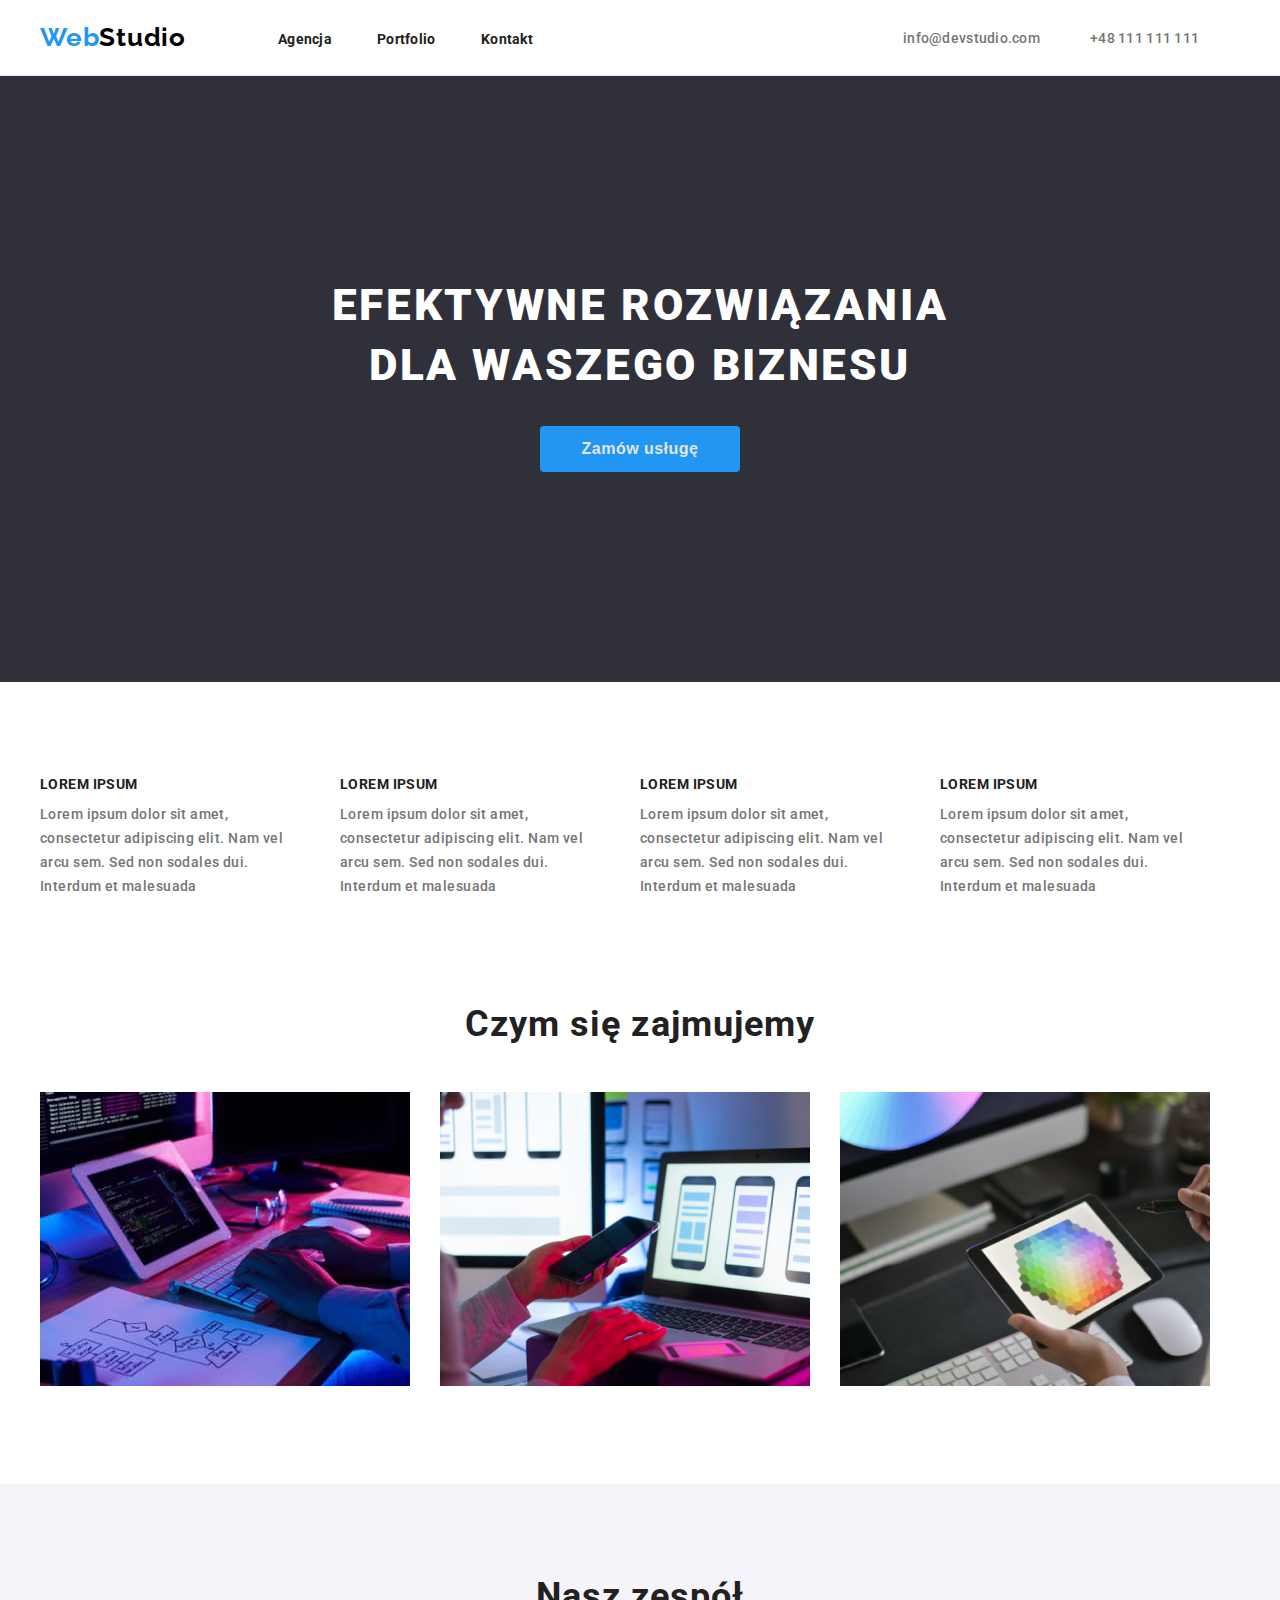
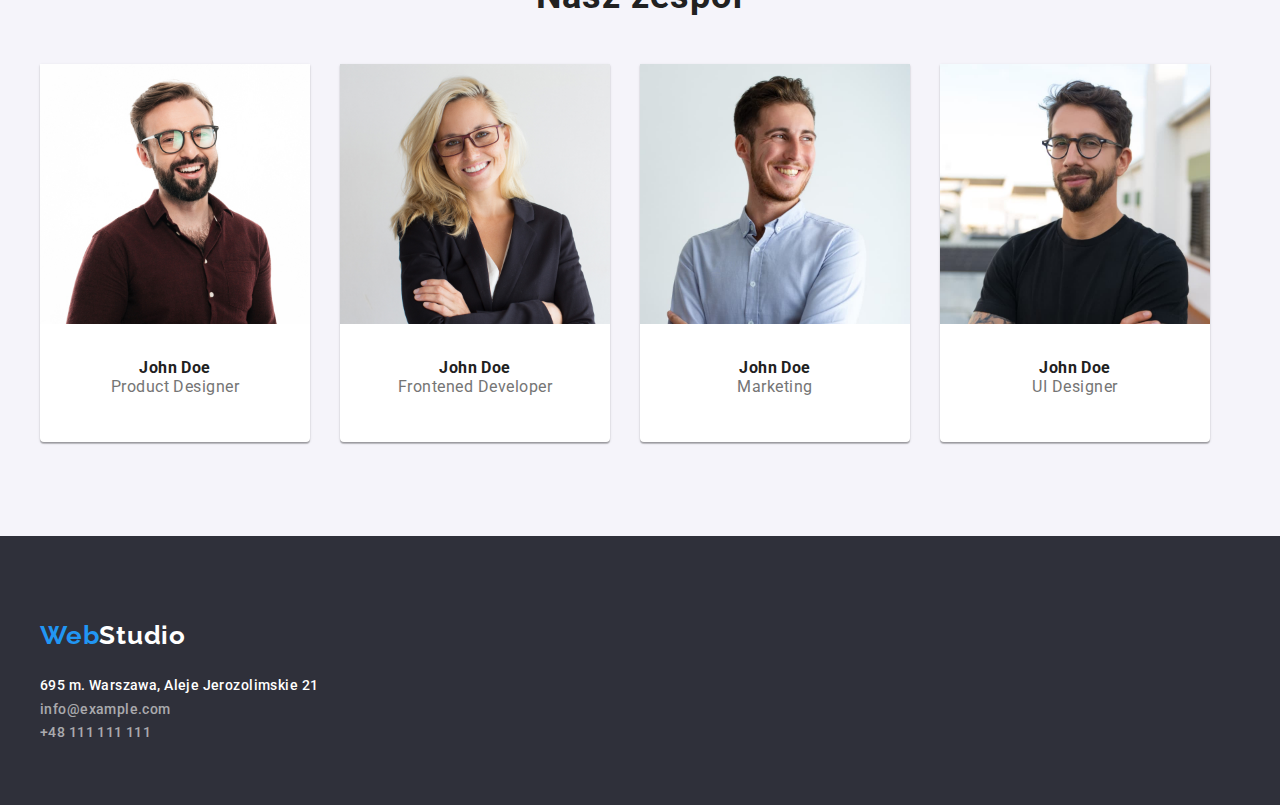
<file: index.html>
<!DOCTYPE html>
<html lang="pl">
  <head>
    <meta charset="UTF-8" />
    <meta http-equiv="X-UA-Compatible" content="IE=edge" />
    <meta name="viewport" content="width=device-width, initial-scale=1.0" />
    <link rel="stylesheet" href="css/styles.css" />
    <title>Document</title>
    <link rel="preconnect" href="https://fonts.googleapis.com" />
    <link rel="preconnect" href="https://fonts.gstatic.com" crossorigin />
    <link
      href="https://fonts.googleapis.com/css2?family=Raleway:wght@700&family=Roboto:wght@400;500;700;900&display=swap"
      rel="stylesheet"
    />
  </head>
  <body>
    <header class="heading">
      <div class="container">
        <nav class="menu">
          <ul class="menu-list">
            <li>
              <a
                class="link"
                href="https://mateuszglock.github.io/goit-markup-hw-03/"
                ><h3 class="logo">
                  Web<span class="logo-second link">Studio</span>
                </h3></a
              >
            </li>
            <li>
              <a class="link" href="/agencja"
                ><h4 class="agency link">Agencja</h4></a
              >
            </li>
            <li>
              <a class="link" href="/goit-markup-hw-03/portfolio.html"
                ><h4 class="portfolio link">Portfolio</h4></a
              >
            </li>
            <li>
              <a class="link" href="/kontakt"
                ><h4 class="contact link">Kontakt</h4></a
              >
            </li>
          </ul>
        </nav>
        <ul class="contact-list">
          <li>
            <a class="header-mail link" href="mail:info@devstudio.com"
              >info@devstudio.com</a
            >
          </li>
          <li>
            <a class="header-phone link" href="tel:+48-111-111-111"
              >+48 111 111 111</a
            >
          </li>
        </ul>
      </div>
    </header>
    <main class="central">
      <div class="primary-part section">
        <div class="container-vertical">
          <h1 class="primary-text">
            EFEKTYWNE ROZWIĄZANIA <br />
            DLA WASZEGO BIZNESU
          </h1>
          <div class="button-box">
            <button class="button" type="button">Zamów usługę</button>
          </div>
        </div>
      </div>
      <div class="advantages section">
        <div class="container">
          <ul class="adv-list">
            <li>
              <div class="advantage">
                <h5 class="advantages-tittle">LOREM IPSUM</h5>

                <p class="advantages-text">
                  Lorem ipsum dolor sit amet, consectetur adipiscing elit. Nam
                  vel arcu sem. Sed non sodales dui. Interdum et malesuada
                </p>
              </div>
            </li>
            <li>
              <div class="advantage">
                <h5 class="advantages-tittle">LOREM IPSUM</h5>

                <p class="advantages-text">
                  Lorem ipsum dolor sit amet, consectetur adipiscing elit. Nam
                  vel arcu sem. Sed non sodales dui. Interdum et malesuada
                </p>
              </div>
            </li>
            <li>
              <div class="advantage">
                <h5 class="advantages-tittle">LOREM IPSUM</h5>

                <p class="advantages-text">
                  Lorem ipsum dolor sit amet, consectetur adipiscing elit. Nam
                  vel arcu sem. Sed non sodales dui. Interdum et malesuada
                </p>
              </div>
            </li>
            <li class="advantage">
              <div class="advantage-tittle-box">
                <h5 class="advantages-tittle">LOREM IPSUM</h5>
              </div>
              <div class="advantage-text">
                <p class="advantages-text">
                  Lorem ipsum dolor sit amet, consectetur adipiscing elit. Nam
                  vel arcu sem. Sed non sodales dui. Interdum et malesuada
                </p>
              </div>
            </li>
          </ul>
        </div>
      </div>
      <div class="occupation">
        <h2 class="occupation-text">Czym się zajmujemy</h2>
        <div class="container-box">
          <div class="container">
            <ul class="occupation-list">
              <li>
                <img
                  class="occupation-photo-1"
                  src="images/Keyboard.jpg"
                  alt="Osoba pisząca na klawiaturze przy tablecie. 
                Obok znajduje się układ blokowy na kartce papieru"
                  width="370"
                  height="294"
                />
              </li>
              <li>
                <img
                  class="occupation-photo-2"
                  src="images/ContentLayout.jpg"
                  alt="Osoba przy komputerze z telefonem wybierająca różne układy treści"
                  width="370"
                  height="294"
                />
              </li>
              <li>
                <img
                  class="occupation-photo-3"
                  src="images/ColorPalette.jpg"
                  alt="Tablet z paletą kolorów"
                  width="370"
                  height="294"
                />
              </li>
            </ul>
          </div>
        </div>
      </div>

      <div class="team-section section">
        <h2 class="team-text">Nasz zespół</h2>
        <div class="container-box">
          <div class="container">
            <ul class="team-list">
              <li>
                <div class="team-member">
                  <img
                    src="images/Person1.jpg"
                    alt="osoba 1"
                    width="270"
                    height="260"
                  />
                  <div class="team-member-data">
                    <p>
                      <b class="team-member-name">John Doe</b><br />
                      <span class="team-member-job"> Product Designer</span>
                    </p>
                  </div>
                </div>
              </li>
              <li>
                <div class="team-member">
                  <img
                    src="images/Person2.jpg"
                    alt="osoba 2"
                    width="270"
                    height="260"
                  />
                  <div class="team-member-data">
                    <p>
                      <b class="team-member-name">John Doe</b><br />
                      <span class="team-member-job"> Frontened Developer</span>
                    </p>
                  </div>
                </div>
              </li>

              <li>
                <div class="team-member">
                  <img
                    src="images/Person3.jpg"
                    alt="osoba 3"
                    width="270"
                    height="260"
                  />
                  <div class="team-member-data">
                    <p>
                      <b class="team-member-name">John Doe</b><br />
                      <span class="team-member-job"> Marketing</span>
                    </p>
                  </div>
                </div>
              </li>
              <li>
                <div class="team-member">
                  <img
                    src="images/Person4.jpg"
                    alt="osoba 4"
                    width="270"
                    height="260"
                  />
                  <div class="team-member-data">
                    <p>
                      <b class="team-member-name">John Doe</b><br />
                      <span class="team-member-job"> UI Designer</span>
                    </p>
                  </div>
                </div>
              </li>
            </ul>
          </div>
        </div>
      </div>
    </main>
    <footer class="ender">
      <div class="ender-cointainer">
        <a class="link" href="https://web-studio.pl/"
          ><h3 class="footer-logo">
            Web<span class="footer-logo-second link">Studio </span>
          </h3></a
        >
        <address>
          <span class="location">695 m. Warszawa, Aleje Jerozolimskie 21</span
          ><br />
          <span>
            <a class="footer-mail link" href="mail:info@example.com"
              >info@example.com</a
            ><br />
            <a class="footer-phone link" href="tel:+48-111-111-111"
              >+48 111 111 111</a
            >
          </span>
        </address>
      </div>
    </footer>
  </body>
</html>
</file>
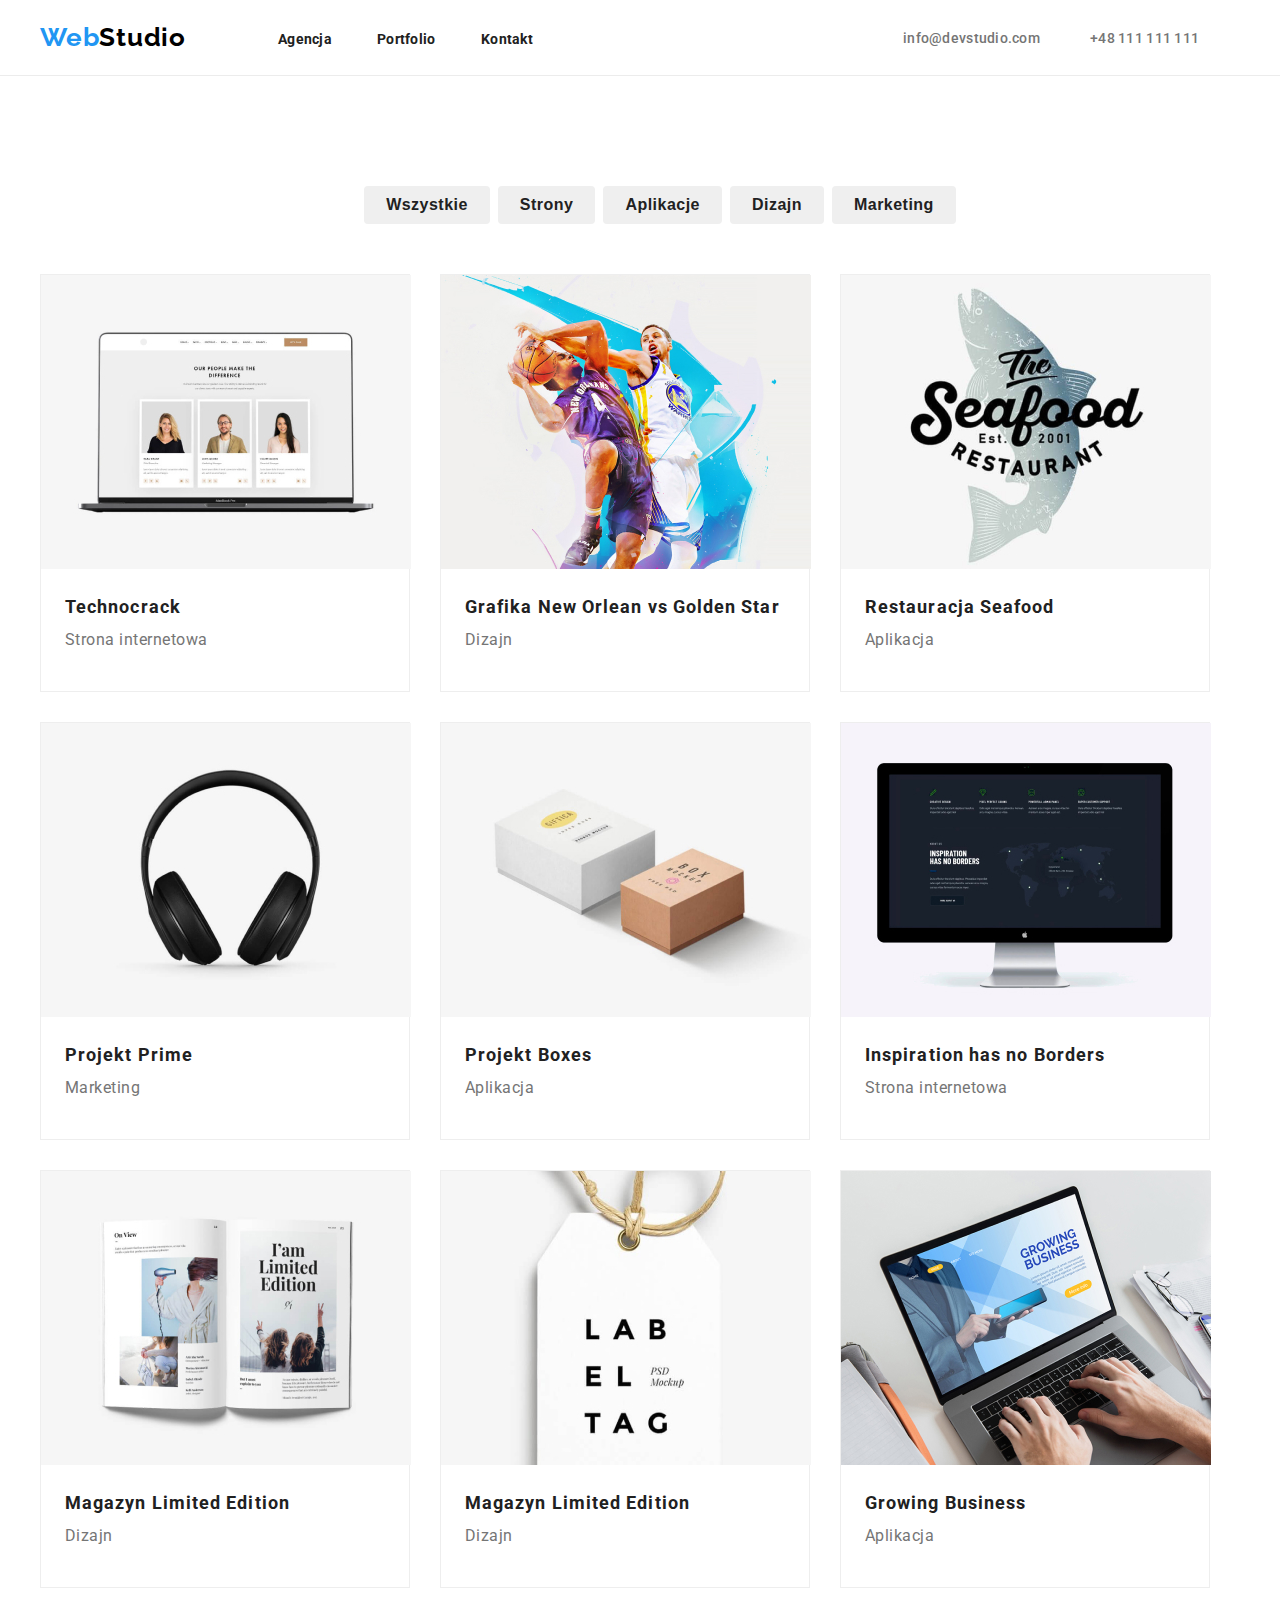
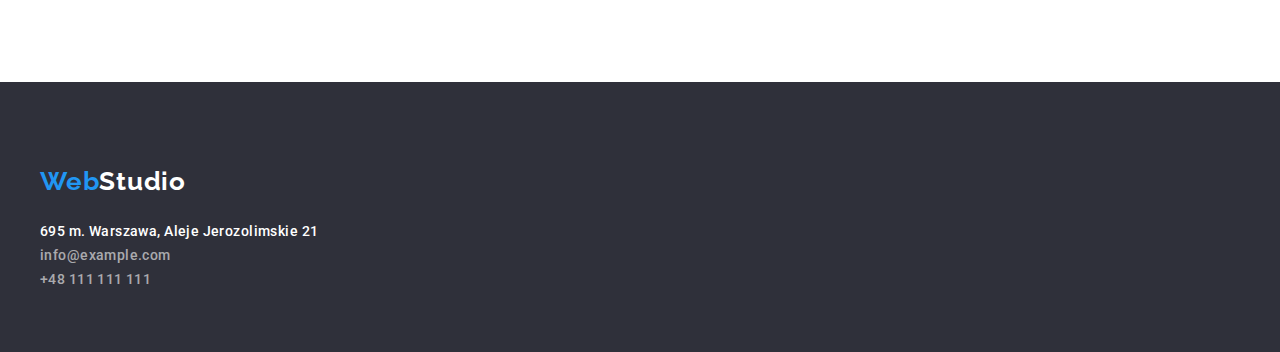
<file: portfolio.html>
<!DOCTYPE html>
<html lang="pl">
  <head>
    <meta charset="UTF-8" />
    <meta http-equiv="X-UA-Compatible" content="IE=edge" />
    <meta name="viewport" content="width=device-width, initial-scale=1.0" />
    <title>Document</title>
    <link rel="stylesheet" href="css/styles.css" />
    <link rel="preconnect" href="https://fonts.googleapis.com" />
    <link rel="preconnect" href="https://fonts.gstatic.com" crossorigin />
    <link
      href="https://fonts.googleapis.com/css2?family=Raleway:wght@700&family=Roboto:wght@400;500;700;900&display=swap"
      rel="stylesheet"
    />
  </head>
  <body>
    <header class="heading">
      <div class="container">
        <nav class="menu">
          <ul class="menu-list">
            <li>
              <a
                class="link"
                href="https://mateuszglock.github.io/goit-markup-hw-03/"
                ><h3 class="logo">
                  Web<span class="logo-second link">Studio</span>
                </h3></a
              >
            </li>
            <li>
              <a class="link" href="/agencja"
                ><h4 class="agency link">Agencja</h4></a
              >
            </li>
            <li>
              <a class="link" href="/goit-markup-hw-03/portfolio.html"
                ><h4 class="portfolio link">Portfolio</h4></a
              >
            </li>
            <li>
              <a class="link" href="/kontakt"
                ><h4 class="contact link">Kontakt</h4></a
              >
            </li>
          </ul>
        </nav>
        <ul class="contact-list">
          <li>
            <a class="header-mail link" href="mail:info@devstudio.com"
              >info@devstudio.com</a
            >
          </li>
          <li>
            <a class="header-phone link" href="tel:+48-111-111-111"
              >+48 111 111 111</a
            >
          </li>
        </ul>
      </div>
    </header>
    <main class="section">
      <div>
        <ul class="buttons-list">
          <li>
            <button class="portfolio-button" type="button">Wszystkie</button>
          </li>
          <li>
            <button class="portfolio-button" type="button">Strony</button>
          </li>
          <li>
            <button class="portfolio-button" type="button">Aplikacje</button>
          </li>
          <li>
            <button class="portfolio-button" type="button">Dizajn</button>
          </li>
          <li>
            <button class="portfolio-button" type="button">Marketing</button>
          </li>
        </ul>
      </div>
      <div class="container-box">
        <div class="container">
          <ul class="portfolio-pic-list">
            <li>
              <div class="portfolio-photo-box">
                <img
                  src="images/website.jpg"
                  alt="Laptop ze stroną internetową, na której znajdują się zdjęcia trzech osób"
                  width="370"
                  height="294"
                />
                <p>
                  <b class="photo-tittle-text">Technocrack</b><br />
                  <span class="photo-text">Strona internetowa </span>
                </p>
              </div>
            </li>
            <li>
              <div class="portfolio-photo-box">
                <img
                  src="images/Basketball.jpg"
                  alt="Plakat, na którym dwaj gracze grają w koszykówkę"
                  width="370"
                  height="294"
                />
                <p>
                  <b class="photo-tittle-text"
                    >Grafika New Orlean vs Golden Star</b
                  ><br />
                  <span class="photo-text">Dizajn </span>
                </p>
              </div>
            </li>

            <li>
              <div class="portfolio-photo-box">
                <img
                  src="images/RestaurantPoster.jpg"
                  alt="Plakat na którym znajduje się napis The Seafood Restaurant. Est. 2001 na tle konturu szarej ryby"
                  width="370"
                  height="294"
                />
                <p>
                  <b class="photo-tittle-text">Restauracja Seafood</b><br />
                  <span class="photo-text">Aplikacja </span>
                </p>
              </div>
            </li>
            <li>
              <div class="portfolio-photo-box">
                <img
                  src="images/Headphones.jpg"
                  alt="czarne słuchawki na białym tle"
                  width="370"
                  height="294"
                />
                <p>
                  <b class="photo-tittle-text">Projekt Prime</b><br />
                  <span class="photo-text">Marketing</span>
                </p>
              </div>
            </li>
            <li>
              <div class="portfolio-photo-box">
                <img
                  src="images/Boxes.jpg"
                  alt="Białe i brązowe pudełko"
                  width="370"
                  height="294"
                />
                <p>
                  <b class="photo-tittle-text">Projekt Boxes</b><br />
                  <span class="photo-text">Aplikacja</span>
                </p>
              </div>
            </li>
            <li>
              <div class="portfolio-photo-box">
                <img
                  src="images/ComputerWorld.jpg"
                  alt="Komputer ze stroną internetową, na której znajduje się ikona mapy świata"
                  width="370"
                  height="294"
                />
                <p>
                  <b class="photo-tittle-text">Inspiration has no Borders</b
                  ><br />
                  <span class="photo-text">Strona internetowa</span>
                </p>
              </div>
            </li>
            <li>
              <div class="portfolio-photo-box">
                <img
                  src="images/Book.jpg"
                  alt="Otwarta książka. Na jednej stronie znajdują się zdjęcia. Pierwsze przedstawia osobę suszącą włosy, a drugie kogoś kucającego nad brzegiem morza.. Na drugiej napis I am limited edition i dwie osoby stojące tyłem, na tle miasta."
                  width="370"
                  height="294"
                />
                <p>
                  <b class="photo-tittle-text">Magazyn Limited Edition</b><br />
                  <span class="photo-text">Dizajn</span>
                </p>
              </div>
            </li>
            <li>
              <div class="portfolio-photo-box">
                <img
                  src="images/Label.jpg"
                  alt="Biała etykieta z napisaem LABEL TAG."
                  width="370"
                  height="294"
                />
                <p>
                  <b class="photo-tittle-text">Magazyn Limited Edition</b><br />
                  <span class="photo-text">Dizajn</span>
                </p>
              </div>
            </li>
            <li>
              <div class="portfolio-photo-box">
                <img
                  src="images/GrowingBusiness.jpg"
                  alt="Laptop ze stroną internetową z podpisem growing business."
                  width="370"
                  height="294"
                />
                <p>
                  <b class="photo-tittle-text">Growing Business</b><br />
                  <span class="photo-text">Aplikacja</span>
                </p>
              </div>
            </li>
          </ul>
        </div>
      </div>
    </main>
    <footer class="ender">
      <div class="ender-cointainer">
        <a class="link" href="https://web-studio.pl/"
          ><h3 class="footer-logo">
            Web<span class="footer-logo-second link">Studio </span>
          </h3></a
        >
        <address>
          <span class="location">695 m. Warszawa, Aleje Jerozolimskie 21</span
          ><br />
          <span>
            <a class="footer-mail link" href="mail:info@example.com"
              >info@example.com</a
            ><br />
            <a class="footer-phone link" href="tel:+48-111-111-111"
              >+48 111 111 111</a
            >
          </span>
        </address>
      </div>
    </footer>
  </body>
</html>
</file>
<file: css/styles.css>
:root {
  --text-color: #212121;
  --primary-text-color: #ffffff;
  --logo-first-color: #2196f3;
  --logo-second-color: #000000;
  --link-color: #2196f3;
  --header-contact-color: #757575;
  --footer-contact-color: #ffffff99;
  --order-button-text-color: #ffffff;
  --header-background: #ffffff;
  --central-background: #e5e5e5;
  --central-section-background: #2f303a;
  --footer-background: #2f303a;
  --team-section-background: #f5f4fa;
  --order-button-background: #f5f4fa;
  --hover-button-background: #2196f3;
}
body {
  font-family: "Roboto", "Arial", sans-serif;
  font-weight: 500;
  color: var(--text-color);
  padding: 0px;
  margin: 0px;
}
.container {
  width: 1200px;
  display: flex;
}
.container-vertical {
  width: 1200px;
  display: block;
}

.heading {
  background: var(--header-background);
  display: flex;
  justify-content: center;
  border-bottom: 1px solid #ececec;
}
.menu {
  display: flex;
  list-style: none;
}
.menu-list {
  display: flex;
  list-style: none;
  margin: 0px;
  padding: 0px;
}

.logo {
  width: 145px;
  margin: 0px;
  margin-top: 24px;
  margin-bottom: 25px;

  font-family: "Raleway";
  font-style: normal;
  font-weight: 700;
  font-size: 26px;
  line-height: 1;

  letter-spacing: 0.03em;

  color: var(--logo-first-color);
}
.logo-second {
  color: var(--logo-second-color);
}
.link {
  text-decoration: none;
}
.link:hover {
  color: var(--link-color);
}
.agency {
  width: 53px;
  margin-left: 93px;
  margin-top: 32px;

  font-style: normal;
  font-size: 14px;
  line-height: 1;
  letter-spacing: 0.02em;

  color: var(--text-color);
}
.portfolio {
  width: 58px;
  margin-left: 46px;
  margin-top: 32px;

  font-style: normal;
  font-size: 14px;
  line-height: 1;
  letter-spacing: 0.02em;
  color: var(--text-color);
}
.contact {
  width: 51px;
  margin-left: 46px;
  margin-top: 32px;

  font-style: normal;
  font-size: 14px;
  line-height: 1;
  letter-spacing: 0.02em;
  color: var(--text-color);
}
.contact-list {
  display: flex;
  align-items: center;
  margin-left: 371px;
  list-style: none;
  padding: 0px;
}
.header-mail {
  width: 135px;

  margin-top: 32px;

  font-style: normal;
  font-size: 14px;
  line-height: 1;
  letter-spacing: 0.02em;

  color: var(--header-contact-color);
  text-decoration: none;
}
.header-phone {
  width: 110px;

  font-style: normal;
  font-size: 14px;
  line-height: 1;
  letter-spacing: 0.02em;

  color: var(--header-contact-color);
  text-decoration: none;
  margin-left: 50px;
  margin-top: 32px;
}
.central {
  background: var(--header-background);
  justify-content: center;
}
.section {
  padding-top: 94px;
  padding-bottom: 94px;
}
.primary-part {
  margin-top: 0px;
  margin-bottom: 0px;
  display: block;
  align-items: center;
  background: var(--central-section-background);
  padding-top: 200px;
  padding-bottom: 210px;
  display: flex;
  justify-content: center;
  text-align: center;
}
.button-box {
  display: block;
  margin-right: auto;
  margin-left: auto;
}
.button {
  width: 200px;
  margin-top: 30px;
  cursor: pointer;
  border: var(--white-color);
  font-style: normal;
  border-radius: 4px;

  color: var(--central-background);
  background: var(--hover-button-background);
  font-style: normal;
  font-size: 16px;
  line-height: 1.62;

  letter-spacing: 0.03em;
  font-weight: 700;
  padding-top: 10px;
  padding-bottom: 10px;
}

.orderButtonText {
  width: 117px;
  font-style: normal;
  font-weight: 700;
  font-size: 16px;
  line-height: 1;
  color: var(--text-color);

  letter-spacing: 0.06em;
}

.primary-text {
  font-size: 44px;
  font-weight: 900;
  line-height: 1.36;
  letter-spacing: 6px;
  margin: 0px;
  text-align: center;
  color: var(--primary-text-color);
  text-transform: uppercase;

  font-style: normal;

  letter-spacing: 0.06em;
}

.advantages {
  display: flex;
  justify-content: center;
  padding-top: 94px;
  padding-bottom: 94px;
}
.adv-list {
  list-style-type: none;
  display: flex;
  align-items: center;
  margin: 0px;
  gap: 30px;
  padding: 0px;
}
.advantages-tittle {
  font-weight: 700;
  font-size: 14px;
  text-align: left;
  vertical-align: top;
  margin: 0px;
  letter-spacing: 0.03em;
}
.advantage {
  width: 270px;
}
.advantage-tittle-box {
  width: 270px;
}
.advantages-text {
  font-family: "Roboto";
  font-style: normal;
  font-size: 14px;
  line-height: 24px;
  text-align: Left;
  vertical-align: Top;
  letter-spacing: 0.03em;
  margin-right: 1px;
  margin-top: 10px;
  width: 270px;

  color: var(--header-contact-color);
}

.second-text {
  left: 515px;
}
.third-text {
  left: 815px;
}
.fourth-text {
  left: 1115px;
}
.occupation {
  justify-content: center;
  align-items: center;
}
.container-box {
  display: flex;

  justify-content: center;
}
.occupation-text {
  margin: 0px;
  margin-bottom: 50px;

  font-style: normal;
  font-weight: 700;
  font-size: 36px;
  line-height: 1;
  text-align: center;

  letter-spacing: 0.03em;
}
.occupation-list {
  list-style-type: none;
  display: flex;
  text-align: center;
  gap: 30px;
  margin: 0px;
  margin-right: 0px;
  margin-bottom: 94px;
  padding: 0px;
}
.occupation-photo-1 {
  width: 370px;
  left: 215px;
  top: 1061px;
}
.occupation-photo-2 {
  width: 370px;
  left: 615px;
  top: 1061px;
}
.occupation-photo-3 {
  width: 370px;
  left: 1015px;
  top: 1061px;
}
.team-section {
  left: 0px;
  background: var(--team-section-background);
  padding-bottom: 94px;
  display: block;
}

.team-text {
  font-style: normal;
  font-weight: 700;
  font-size: 36px;
  line-height: 1;
  text-align: center;
  margin-top: 0px;
  margin-bottom: 50px;

  letter-spacing: 0.03em;

  color: var(--text-color);
}
.team-list {
  list-style-type: none;
  display: flex;
  align-items: center;
  gap: 30px;
  padding: 0px;
  margin: 0px;
}
.team-member {
  width: 270px;
  padding-bottom: 30px;

  background: var(--primary-text-color);

  box-shadow: 0px 1px 3px rgba(0, 0, 0, 0.12), 0px 1px 1px rgba(0, 0, 0, 0.14),
    0px 2px 1px rgba(0, 0, 0, 0.2);
  border-radius: 0px 0px 4px 4px;
}
.team-member-data {
  margin-top: 30px;
  display: block;
  text-align: center;
}
.team-member-name {
  width: 72px;
  font-style: normal;
  font-size: 16px;
  line-height: 1;

  text-align: center;
  letter-spacing: 0.03em;
}
.team-member-job {
  font-weight: 400;

  font-style: normal;
  font-size: 16px;
  line-height: 1;
  margin-top: 10px;

  letter-spacing: 0.03em;

  color: var(--header-contact-color);
}
.ender {
  background-color: var(--footer-background);
  margin-top: 0px;
  padding-top: 0px;
  display: block;
  align-items: center;
}
.ender-cointainer {
  margin-left: 0px;
  margin-top: 0px;
  padding-top: 60px;
  padding-bottom: 60px;
  width: 1200px;
  margin-right: auto;
  margin-left: auto;
}
.footer-logo {
  width: 145px;

  font-family: "Raleway";
  font-style: normal;
  font-weight: 700;
  font-size: 26px;
  line-height: 1;

  letter-spacing: 0.03em;

  color: var(--logo-first-color);
  text-decoration: none;
}
.footer-logo-second {
  color: var(--primary-text-color);
  text-decoration: none;
}
.location {
  width: 246px;
  top: 2208px;

  font-style: normal;
  font-size: 14px;
  line-height: 1.71;

  letter-spacing: 0.03em;

  color: var(--header-background);
  text-indent: 215px;
}
.footer-mail {
  width: 231px;
  top: 2238px;

  font-style: normal;
  font-size: 14px;
  line-height: 1.71;
  text-indent: 215px;

  letter-spacing: 0.03em;

  color: var(--footer-contact-color);
  text-decoration: none;
}
.footer-phone {
  width: 231px;

  font-style: normal;
  font-size: 14px;
  line-height: 1.71;

  letter-spacing: 0.03em;

  color: var(--footer-contact-color);
  text-decoration: none;
  text-indent: 215px;
}

.portfolio-part {
  background-color: var(--central-background);
}
.buttons-list {
  display: flex;
  justify-content: center;
  gap: 8px;
  font-weight: 500;
  font-size: 16px;
  line-height: 1.71;
  letter-spacing: 0.03em;
  cursor: pointer;
  border-radius: 4px;

  list-style: none;
}
.portfolio-all-button {
  width: 121px;
  left: 510px;
  top: 174px;

  background: var(--order-button-background);

  box-shadow: 0px 3px 1px rgba(0, 0, 0, 0.1), 0px 1px 2px rgba(0, 0, 0, 0.08),
    0px 2px 2px rgba(0, 0, 0, 0.12);
  border-radius: 4px;
}
.portfolio-button {
  cursor: pointer;
  border: var(--white-color);
  font-weight: 500;
  font-size: 16px;
  font-style: normal;
  padding: 6px 22px 6px 22px;
  border-radius: 4px;
  line-height: 1.2;

  color: var(--text-color);
  font-style: normal;
  font-size: 16px;
  line-height: 1.62;

  text-align: center;
  letter-spacing: 0.03em;
  font-weight: 700;
}
.portfolio-button:hover {
  background-color: var(--hover-button-background);
  color: var(--primary-text-color);
  cursor: pointer;
}
.button-text {
  width: 49px;
  left: 661px;
  top: 180px;
}
.portfolio-pages-button {
  width: 93px;
  left: 639px;
  top: 174px;

  background: var(--team-section-background);
  border-radius: 4px;
}
.portfolio-pages-text-button {
  width: 49px;
  left: 661px;
  top: 180px;

  font-style: normal;
  font-size: 16px;
  line-height: 1.62;

  text-align: center;
  letter-spacing: 0.03em;

  color: var(--text-color);
}
.portfolio-apps-button {
  width: 114px;

  left: 740px;
  top: 174px;

  background: var(--team-section-background);
  border-radius: 4px;
}
.portfolio-apps-text-button {
  width: 70px;
  left: 762px;
  top: 180px;

  font-style: normal;

  font-size: 16px;
  line-height: 1.62;

  text-align: center;
  letter-spacing: 0.03em;

  color: var(--text-color);
}
.portfolio-design-button {
  width: 91px;
  left: 862px;
  top: 174px;

  background: var(--team-section-background);
  border-radius: 4px;
}
.portfolio-design-text-button {
  width: 47px;
  left: 884px;
  top: 180px;
  font-style: normal;
  font-size: 16px;
  line-height: 1.62;

  text-align: center;
  letter-spacing: 0.03em;

  color: var(--text-color);
}
.portfolio-marketing-button {
  width: 121px;
  left: 961px;
  top: 174px;

  background: var(--team-section-background);
  border-radius: 4px;
}
.portfolio-marketing-text-button {
  width: 77px;
  left: 983px;
  top: 180px;

  font-style: normal;

  font-size: 16px;
  line-height: 1.62;

  text-align: center;
  letter-spacing: 0.03em;

  color: var(--text-color);
}
.portfolio-pic-list {
  margin: 0px;
  padding: 0px;
  margin-top: 34px;
  display: flex;
  flex-wrap: wrap;
  gap: 30px;

  list-style: none;
  align-items: center;
}
.portfolio-photo-box {
  box-sizing: border-box;

  width: 370px;

  background: var(--order-button-text-color);
  border: 1px solid #eeeeee;
  margin: 0 auto;
  padding-bottom: 20px;
}

.photo-tittle-text {
  width: 322px;

  margin-left: 24px;

  font-style: normal;
  font-weight: 700;
  font-size: 18px;
  line-height: 2;
  letter-spacing: 0.06em;

  color: var(--text-color);
}
.photo-text {
  width: 322px;

  margin-left: 24px;

  font-style: normal;
  font-weight: 400;
  font-size: 16px;
  line-height: 1.88;

  letter-spacing: 0.03em;

  color: var(--header-contact-color);
}
.portfolio-footer {
  top: 1628px;
}
</file>
